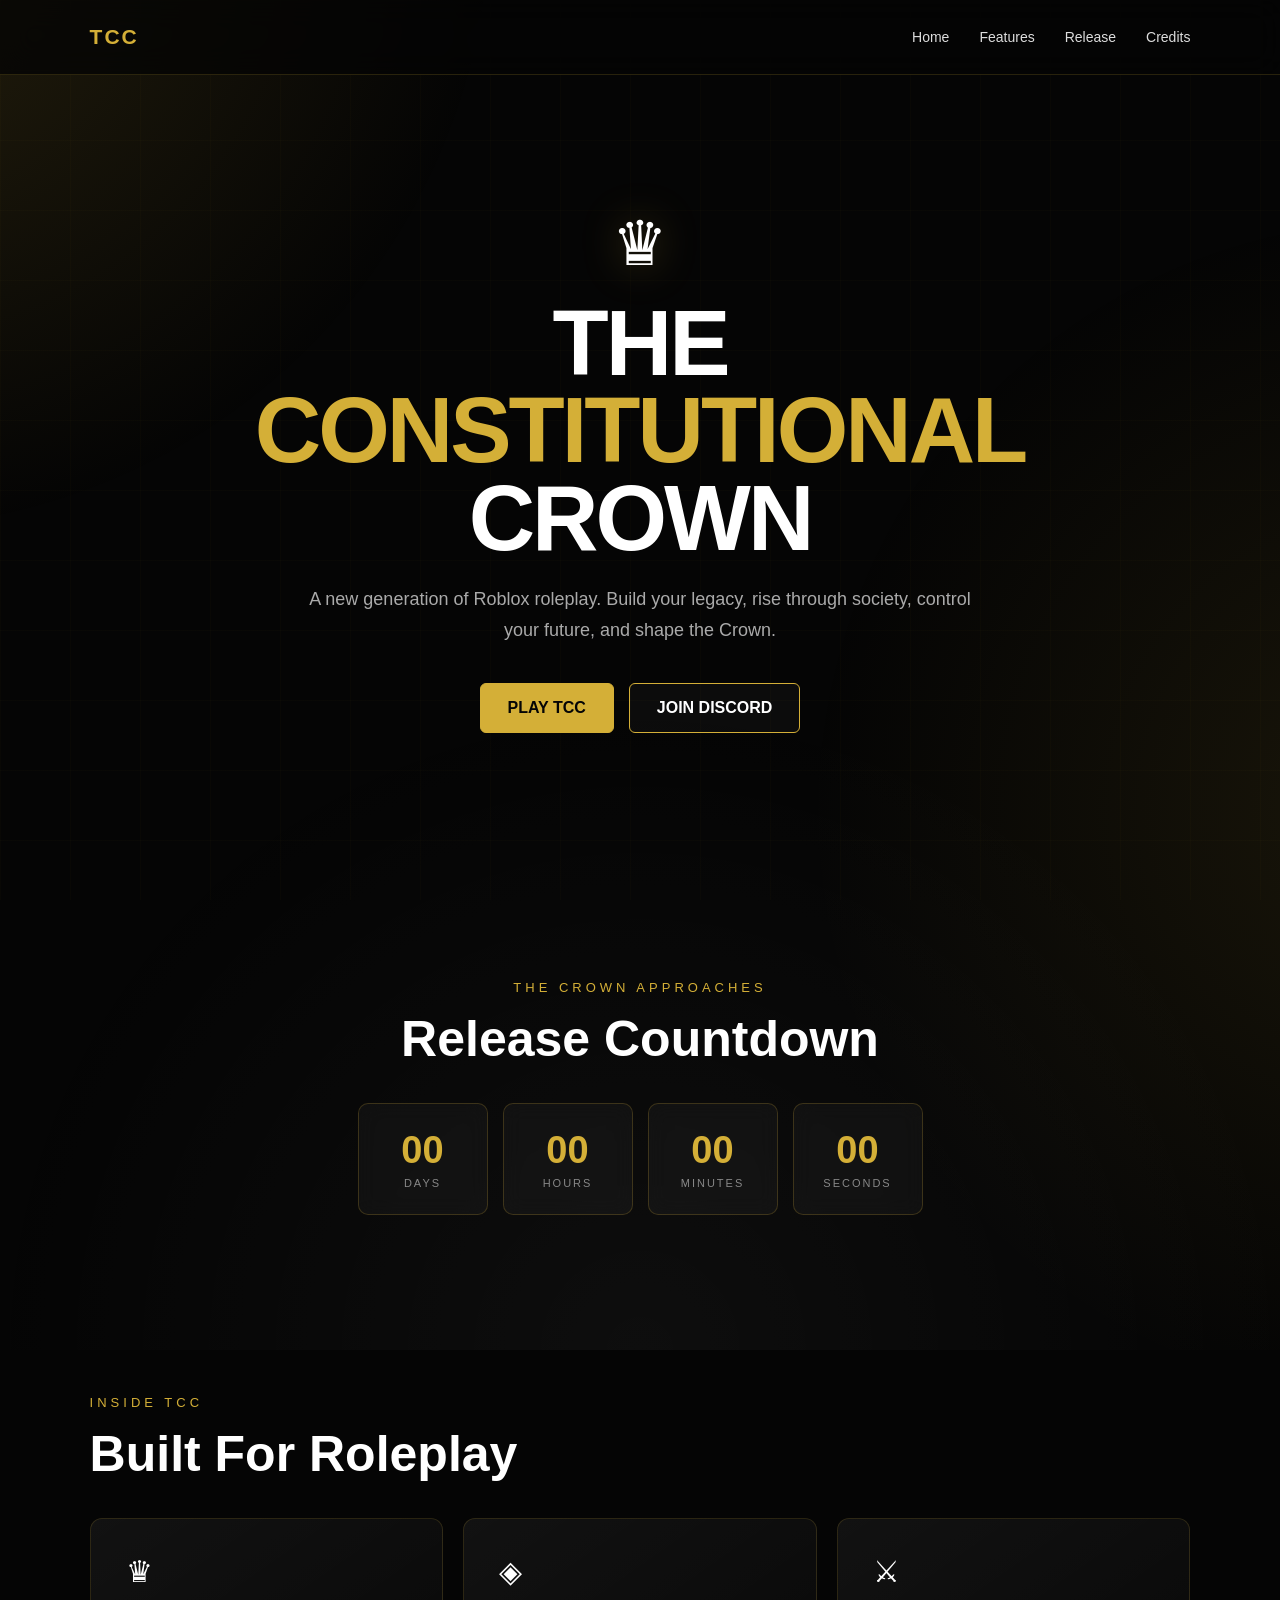
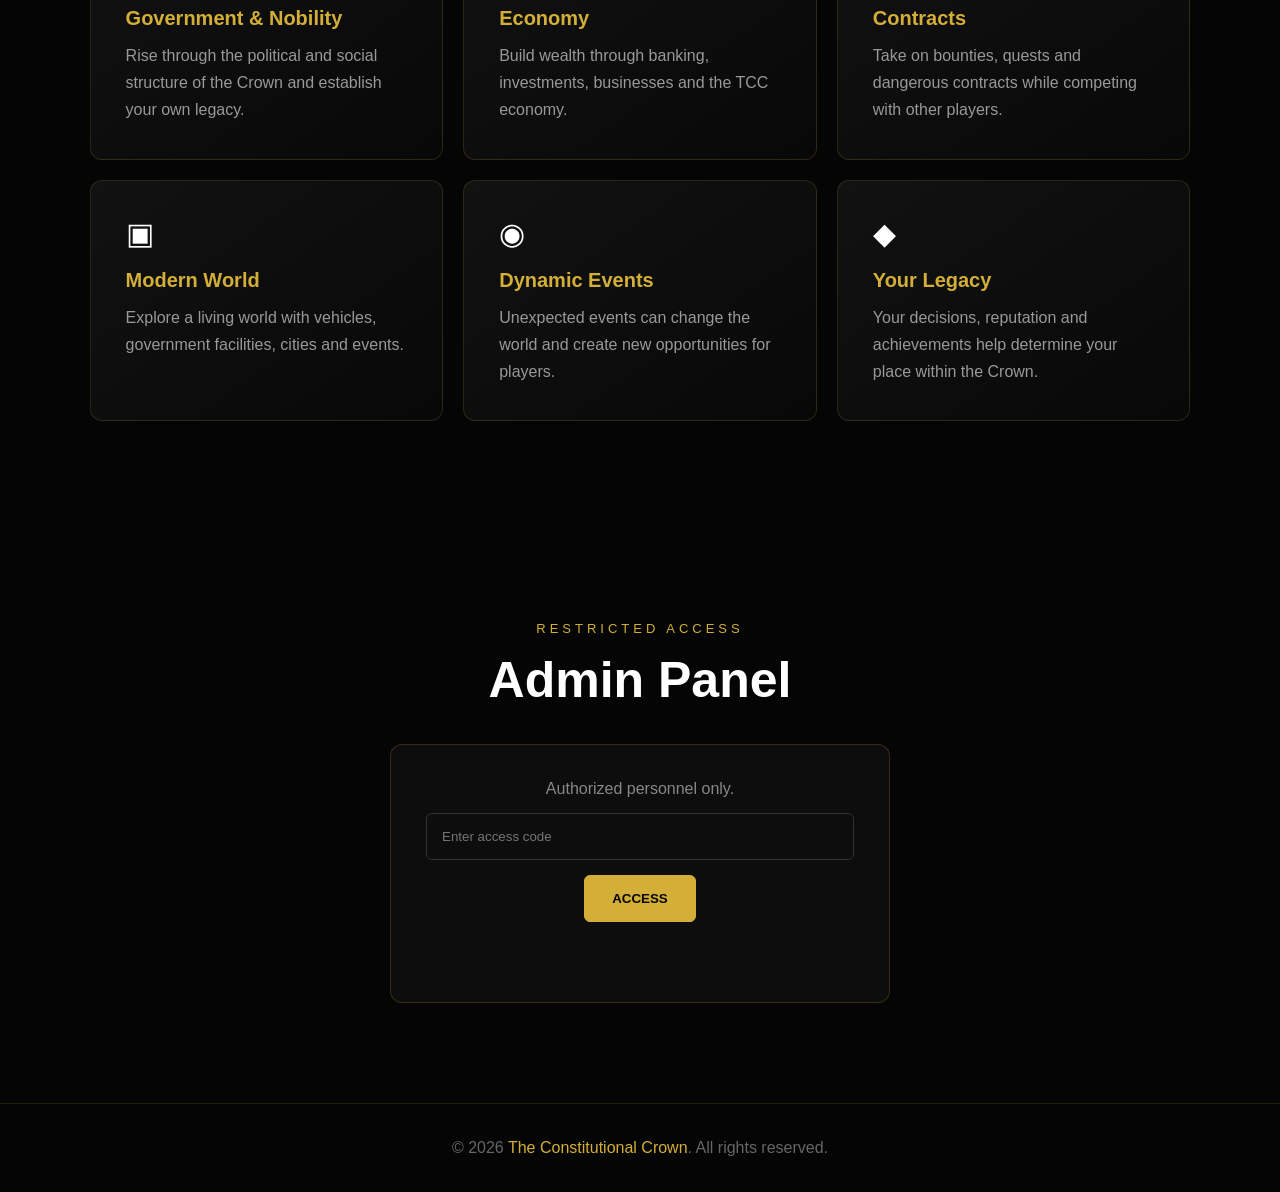
<file: index.html>
<!DOCTYPE html>
<html lang="en">
<head>
<meta charset="UTF-8">
<meta name="viewport" content="width=device-width, initial-scale=1.0">
<title>The Constitutional Crown</title>

<style>
* {
    margin: 0;
    padding: 0;
    box-sizing: border-box;
}

html {
    scroll-behavior: smooth;
}

body {
    font-family: Arial, Helvetica, sans-serif;
    background: #050505;
    color: white;
    overflow-x: hidden;
}

/* Animated background */
body::before {
    content: "";
    position: fixed;
    inset: -50%;
    z-index: -2;
    background:
        radial-gradient(circle at 20% 20%, rgba(212,175,55,.16), transparent 25%),
        radial-gradient(circle at 80% 70%, rgba(212,175,55,.10), transparent 25%),
        radial-gradient(circle at 50% 100%, rgba(255,255,255,.04), transparent 30%);
    animation: backgroundMove 15s ease-in-out infinite alternate;
}

body::after {
    content: "";
    position: fixed;
    inset: 0;
    z-index: -1;
    background-image:
        linear-gradient(rgba(212,175,55,.025) 1px, transparent 1px),
        linear-gradient(90deg, rgba(212,175,55,.025) 1px, transparent 1px);
    background-size: 70px 70px;
    pointer-events: none;
}

@keyframes backgroundMove {
    from {
        transform: translate(-2%, -2%) scale(1);
    }
    to {
        transform: translate(2%, 2%) scale(1.08);
    }
}

/* Navigation */
nav {
    position: fixed;
    top: 0;
    left: 0;
    width: 100%;
    height: 75px;
    display: flex;
    align-items: center;
    justify-content: space-between;
    padding: 0 7%;
    background: rgba(5,5,5,.78);
    backdrop-filter: blur(15px);
    border-bottom: 1px solid rgba(212,175,55,.18);
    z-index: 1000;
}

.logo {
    color: #d4af37;
    font-size: 21px;
    font-weight: 800;
    letter-spacing: 2px;
}

.navlinks {
    display: flex;
    gap: 30px;
}

.navlinks a {
    color: #ddd;
    text-decoration: none;
    font-size: 14px;
    transition: .25s;
}

.navlinks a:hover {
    color: #d4af37;
}

/* Hero */
.hero {
    min-height: 100vh;
    display: flex;
    align-items: center;
    justify-content: center;
    text-align: center;
    padding: 120px 20px 80px;
}

.hero-content {
    max-width: 900px;
    animation: heroIn 1.2s ease;
}

@keyframes heroIn {
    from {
        opacity: 0;
        transform: translateY(35px);
    }
    to {
        opacity: 1;
        transform: translateY(0);
    }
}

.crown {
    font-size: 62px;
    margin-bottom: 20px;
    filter: drop-shadow(0 0 20px rgba(212,175,55,.3));
}

h1 {
    font-size: clamp(45px, 8vw, 92px);
    line-height: .95;
    letter-spacing: -3px;
    margin-bottom: 22px;
}

.gold {
    color: #d4af37;
}

.subtitle {
    color: #aaa;
    font-size: 18px;
    line-height: 1.7;
    max-width: 700px;
    margin: auto;
}

.buttons {
    margin-top: 38px;
    display: flex;
    justify-content: center;
    gap: 15px;
    flex-wrap: wrap;
}

.btn {
    padding: 15px 27px;
    border-radius: 6px;
    text-decoration: none;
    font-weight: 700;
    transition: .25s;
    border: 1px solid #d4af37;
}

.btn-gold {
    background: #d4af37;
    color: #050505;
}

.btn-dark {
    background: rgba(255,255,255,.03);
    color: white;
}

.btn:hover {
    transform: translateY(-4px);
    box-shadow: 0 10px 30px rgba(212,175,55,.18);
}

/* Countdown */
.countdown-section {
    padding: 80px 20px;
    text-align: center;
}

.section-title {
    color: #d4af37;
    text-transform: uppercase;
    letter-spacing: 4px;
    font-size: 13px;
    margin-bottom: 15px;
}

h2 {
    font-size: clamp(30px, 5vw, 50px);
    margin-bottom: 35px;
}

.countdown {
    display: flex;
    justify-content: center;
    gap: 15px;
    flex-wrap: wrap;
}

.time-box {
    min-width: 130px;
    padding: 25px 18px;
    background: rgba(255,255,255,.035);
    border: 1px solid rgba(212,175,55,.22);
    border-radius: 10px;
    backdrop-filter: blur(10px);
}

.time-number {
    color: #d4af37;
    font-size: 38px;
    font-weight: 800;
}

.time-label {
    margin-top: 5px;
    color: #888;
    font-size: 11px;
    letter-spacing: 2px;
}

/* Features */
.features {
    padding: 100px 7%;
}

.feature-grid {
    max-width: 1150px;
    margin: auto;
    display: grid;
    grid-template-columns: repeat(3, 1fr);
    gap: 20px;
}

.card {
    padding: 35px;
    background: linear-gradient(145deg, rgba(255,255,255,.055), rgba(255,255,255,.015));
    border: 1px solid rgba(212,175,55,.16);
    border-radius: 12px;
    transition: .3s;
}

.card:hover {
    transform: translateY(-8px);
    border-color: rgba(212,175,55,.55);
}

.card-icon {
    font-size: 30px;
    margin-bottom: 18px;
}

.card h3 {
    color: #d4af37;
    margin-bottom: 12px;
    font-size: 20px;
}

.card p {
    color: #999;
    line-height: 1.7;
}

/* Admin */
.admin {
    padding: 100px 20px;
    text-align: center;
}

.admin-box {
    max-width: 500px;
    margin: auto;
    padding: 35px;
    background: rgba(255,255,255,.035);
    border: 1px solid rgba(212,175,55,.2);
    border-radius: 12px;
}

input {
    width: 100%;
    padding: 15px;
    margin: 15px 0;
    background: #0d0d0d;
    color: white;
    border: 1px solid #333;
    border-radius: 6px;
    outline: none;
}

input:focus {
    border-color: #d4af37;
}

.admin-message {
    margin-top: 20px;
    color: #d4af37;
    font-weight: bold;
    min-height: 25px;
}

/* Footer */
footer {
    border-top: 1px solid rgba(212,175,55,.15);
    padding: 35px 20px;
    text-align: center;
    color: #666;
}

footer span {
    color: #d4af37;
}

/* Mobile */
@media (max-width: 800px) {
    nav {
        padding: 0 20px;
    }

    .navlinks {
        gap: 15px;
    }

    .navlinks a {
        font-size: 12px;
    }

    .feature-grid {
        grid-template-columns: 1fr;
    }

    .time-box {
        min-width: 120px;
    }
}

@media (max-width: 500px) {
    nav {
        height: 65px;
    }

    .logo {
        font-size: 15px;
    }

    .navlinks a:nth-child(3) {
        display: none;
    }

    .hero {
        padding-top: 100px;
    }

    .crown {
        font-size: 45px;
    }

    h1 {
        letter-spacing: -2px;
    }

    .subtitle {
        font-size: 15px;
    }
}
</style>
</head>

<body>

<nav>
    <div class="logo">TCC</div>

    <div class="navlinks">
        <a href="#home">Home</a>
        <a href="#features">Features</a>
        <a href="#countdown">Release</a>
        <a href="credits.html">Credits</a>
    </div>
</nav>

<section class="hero" id="home">
    <div class="hero-content">

        <div class="crown">♛</div>

        <h1>
            THE <span class="gold">CONSTITUTIONAL</span><br>
            CROWN
        </h1>

        <p class="subtitle">
            A new generation of Roblox roleplay.
            Build your legacy, rise through society,
            control your future, and shape the Crown.
        </p>

        <div class="buttons">

            <!-- ROBLOX COMING SOON -->
            <a class="btn btn-gold"
               href="#"
               onclick="comingSoon(event)">
                PLAY TCC
            </a>

            <!-- DISCORD -->
            <a class="btn btn-dark"
               href="https://discord.gg/ReXwEwnaEW"
               target="_blank">
                JOIN DISCORD
            </a>

        </div>

    </div>
</section>

<section class="countdown-section" id="countdown">

    <div class="section-title">The Crown Approaches</div>

    <h2>Release Countdown</h2>

    <div class="countdown">

        <div class="time-box">
            <div class="time-number" id="days">00</div>
            <div class="time-label">DAYS</div>
        </div>

        <div class="time-box">
            <div class="time-number" id="hours">00</div>
            <div class="time-label">HOURS</div>
        </div>

        <div class="time-box">
            <div class="time-number" id="minutes">00</div>
            <div class="time-label">MINUTES</div>
        </div>

        <div class="time-box">
            <div class="time-number" id="seconds">00</div>
            <div class="time-label">SECONDS</div>
        </div>

    </div>
</section>

<section class="features" id="features">

    <div class="section-title">Inside TCC</div>

    <h2>Built For Roleplay</h2>

    <div class="feature-grid">

        <div class="card">
            <div class="card-icon">♛</div>
            <h3>Government & Nobility</h3>
            <p>
                Rise through the political and social structure
                of the Crown and establish your own legacy.
            </p>
        </div>

        <div class="card">
            <div class="card-icon">◈</div>
            <h3>Economy</h3>
            <p>
                Build wealth through banking, investments,
                businesses and the TCC economy.
            </p>
        </div>

        <div class="card">
            <div class="card-icon">⚔</div>
            <h3>Contracts</h3>
            <p>
                Take on bounties, quests and dangerous contracts
                while competing with other players.
            </p>
        </div>

        <div class="card">
            <div class="card-icon">▣</div>
            <h3>Modern World</h3>
            <p>
                Explore a living world with vehicles,
                government facilities, cities and events.
            </p>
        </div>

        <div class="card">
            <div class="card-icon">◉</div>
            <h3>Dynamic Events</h3>
            <p>
                Unexpected events can change the world
                and create new opportunities for players.
            </p>
        </div>

        <div class="card">
            <div class="card-icon">◆</div>
            <h3>Your Legacy</h3>
            <p>
                Your decisions, reputation and achievements
                help determine your place within the Crown.
            </p>
        </div>

    </div>
</section>

<section class="admin">

    <div class="section-title">Restricted Access</div>

    <h2>Admin Panel</h2>

    <div class="admin-box">

        <p style="color:#888;">
            Authorized personnel only.
        </p>

        <input
            type="password"
            id="adminPassword"
            placeholder="Enter access code">

        <button
            class="btn btn-gold"
            onclick="adminLogin()">
            ACCESS
        </button>

        <div class="admin-message" id="adminMessage"></div>

    </div>

</section>

<footer>
    <p>
        © 2026 <span>The Constitutional Crown</span>.
        All rights reserved.
    </p>
</footer>

<script>

/* Countdown */

const releaseDate = new Date("October 1, 2026 00:00:00").getTime();

function updateCountdown() {

    const now = new Date().getTime();
    const distance = releaseDate - now;

    if (distance <= 0) {
        document.getElementById("days").textContent = "00";
        document.getElementById("hours").textContent = "00";
        document.getElementById("minutes").textContent = "00";
        document.getElementById("seconds").textContent = "00";
        return;
    }

    const days = Math.floor(distance / (1000 * 60 * 60 * 24));
    const hours = Math.floor((distance / (1000 * 60 * 60)) % 24);
    const minutes = Math.floor((distance / (1000 * 60)) % 60);
    const seconds = Math.floor((distance / 1000) % 60);

    document.getElementById("days").textContent =
        String(days).padStart(2, "0");

    document.getElementById("hours").textContent =
        String(hours).padStart(2, "0");

    document.getElementById("minutes").textContent =
        String(minutes).padStart(2, "0");

    document.getElementById("seconds").textContent =
        String(seconds).padStart(2, "0");
}

updateCountdown();
setInterval(updateCountdown, 1000);


/* Roblox Coming Soon */

function comingSoon(event) {

    event.preventDefault();

    alert("TCC is coming soon. Stay tuned for the official Roblox release.");
}


/* Admin */

function adminLogin() {

    const password =
        document.getElementById("adminPassword").value;

    const message =
        document.getElementById("adminMessage");

    if (password === "1234") {

        message.textContent =
            "sup unemployed chuds";

    } else {

        message.textContent =
            "Access denied.";

    }
}

</script>

</body>
</html>
</file>
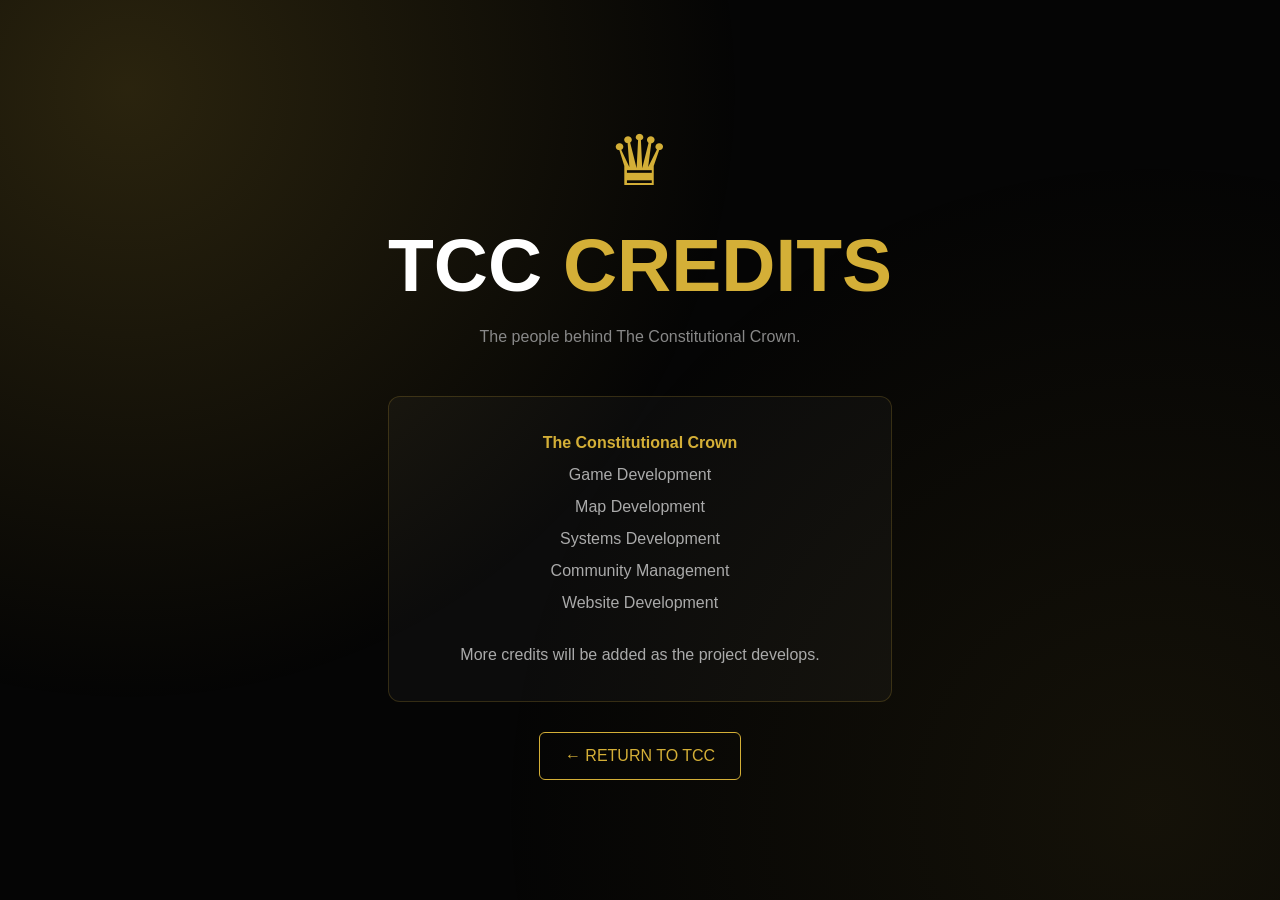
<file: credits.html>
<!DOCTYPE html>
<html lang="en">
<head>
<meta charset="UTF-8">
<meta name="viewport" content="width=device-width, initial-scale=1.0">

<title>TCC — Credits</title>

<style>

* {
    margin: 0;
    padding: 0;
    box-sizing: border-box;
}

body {
    min-height: 100vh;
    font-family: Arial, Helvetica, sans-serif;
    background: #050505;
    color: white;
    display: flex;
    align-items: center;
    justify-content: center;
    text-align: center;
    padding: 30px;
}

body::before {
    content: "";
    position: fixed;
    inset: -50%;
    z-index: -1;

    background:
        radial-gradient(
            circle at 30% 30%,
            rgba(212,175,55,.18),
            transparent 28%
        ),
        radial-gradient(
            circle at 70% 70%,
            rgba(212,175,55,.08),
            transparent 30%
        );

    animation: move 15s infinite alternate ease-in-out;
}

@keyframes move {
    from {
        transform: scale(1);
    }

    to {
        transform: scale(1.15);
    }
}

.container {
    max-width: 750px;
}

.crown {
    font-size: 70px;
    color: #d4af37;
    margin-bottom: 20px;
}

h1 {
    font-size: clamp(45px, 8vw, 75px);
    margin-bottom: 15px;
}

.gold {
    color: #d4af37;
}

.subtitle {
    color: #888;
    line-height: 1.7;
    margin-bottom: 45px;
}

.credits {
    padding: 30px;
    border: 1px solid rgba(212,175,55,.2);
    border-radius: 12px;
    background: rgba(255,255,255,.03);
}

.credits p {
    color: #aaa;
    line-height: 2;
}

.back {
    display: inline-block;
    margin-top: 30px;
    padding: 14px 25px;
    border: 1px solid #d4af37;
    color: #d4af37;
    text-decoration: none;
    border-radius: 6px;
    transition: .25s;
}

.back:hover {
    background: #d4af37;
    color: #050505;
    transform: translateY(-3px);
}

</style>
</head>

<body>

<div class="container">

    <div class="crown">♛</div>

    <h1>
        TCC <span class="gold">CREDITS</span>
    </h1>

    <p class="subtitle">
        The people behind The Constitutional Crown.
    </p>

    <div class="credits">

        <p>
            <strong style="color:#d4af37;">
                The Constitutional Crown
            </strong>
        </p>

        <p>
            Game Development<br>
            Map Development<br>
            Systems Development<br>
            Community Management<br>
            Website Development
        </p>

        <p style="margin-top:20px;">
            More credits will be added as the project develops.
        </p>

    </div>

    <a href="index.html" class="back">
        ← RETURN TO TCC
    </a>

</div>

</body>
</html>
</file>
